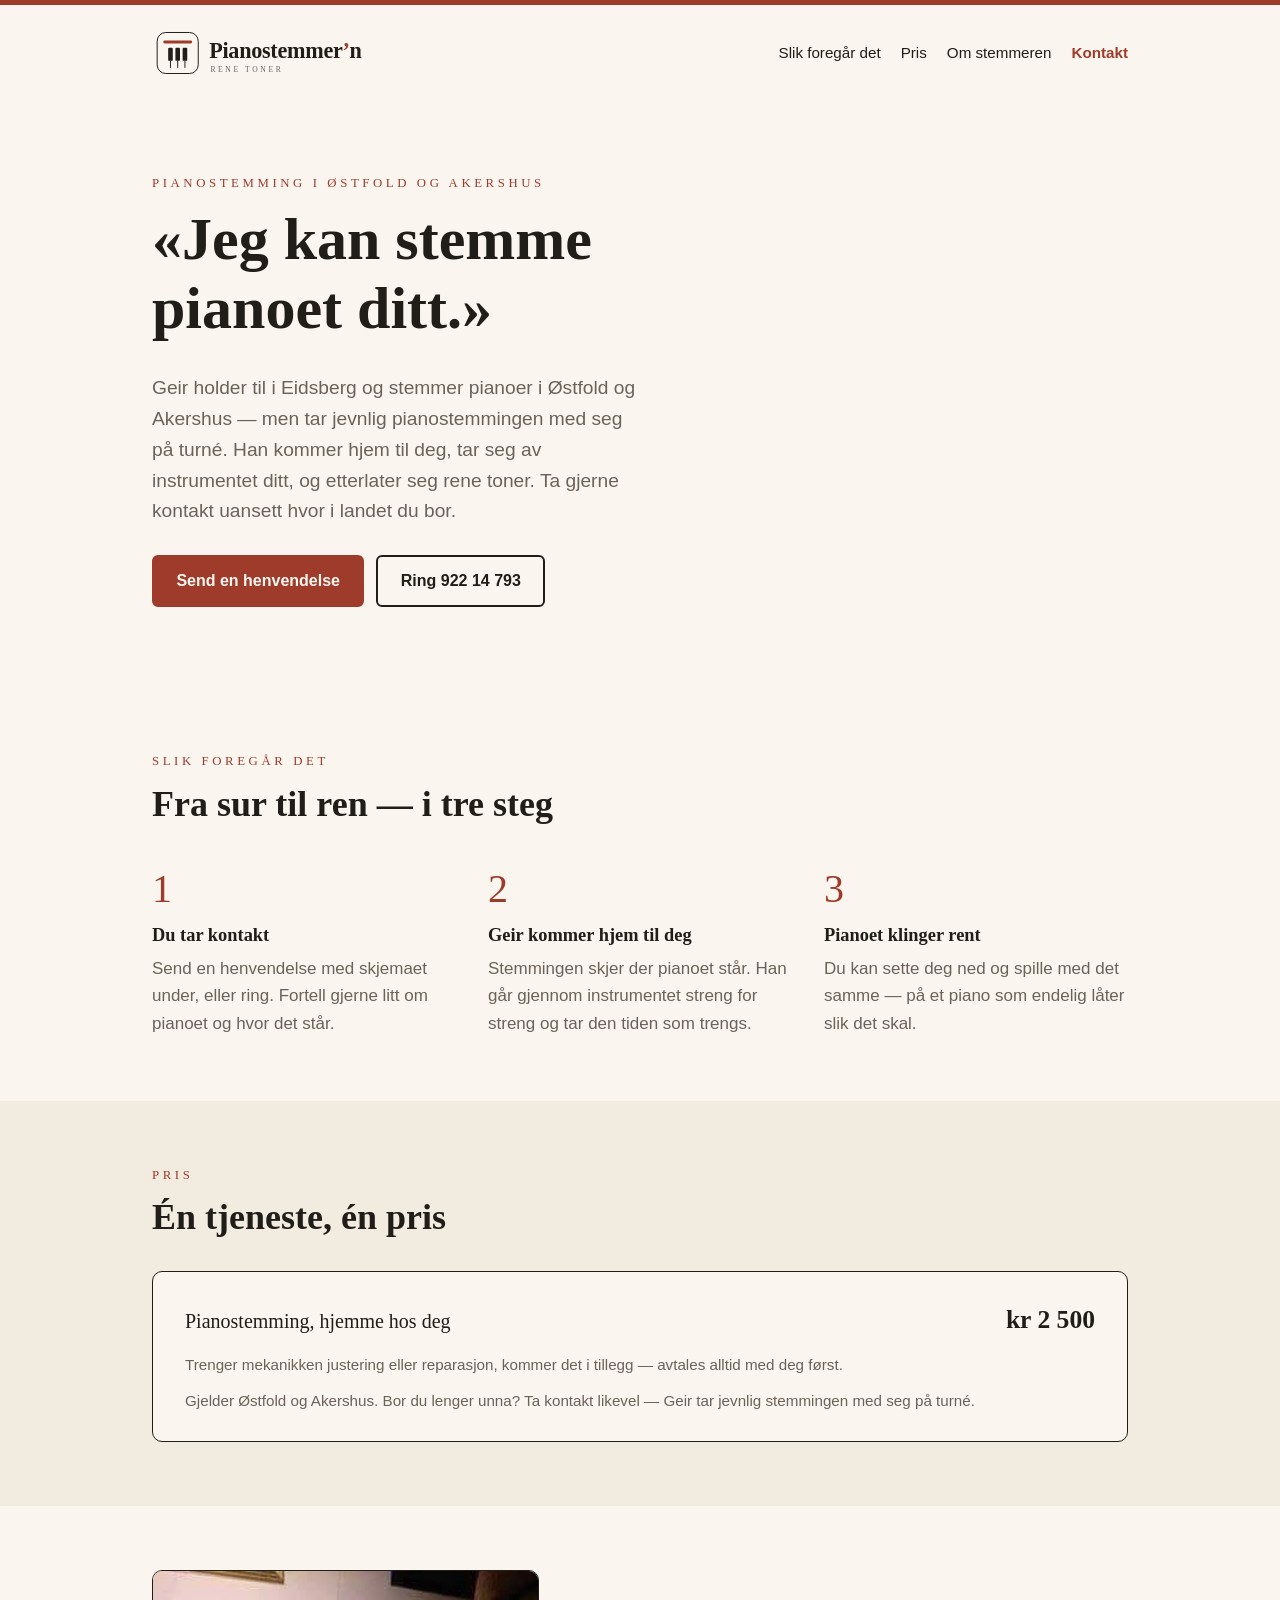
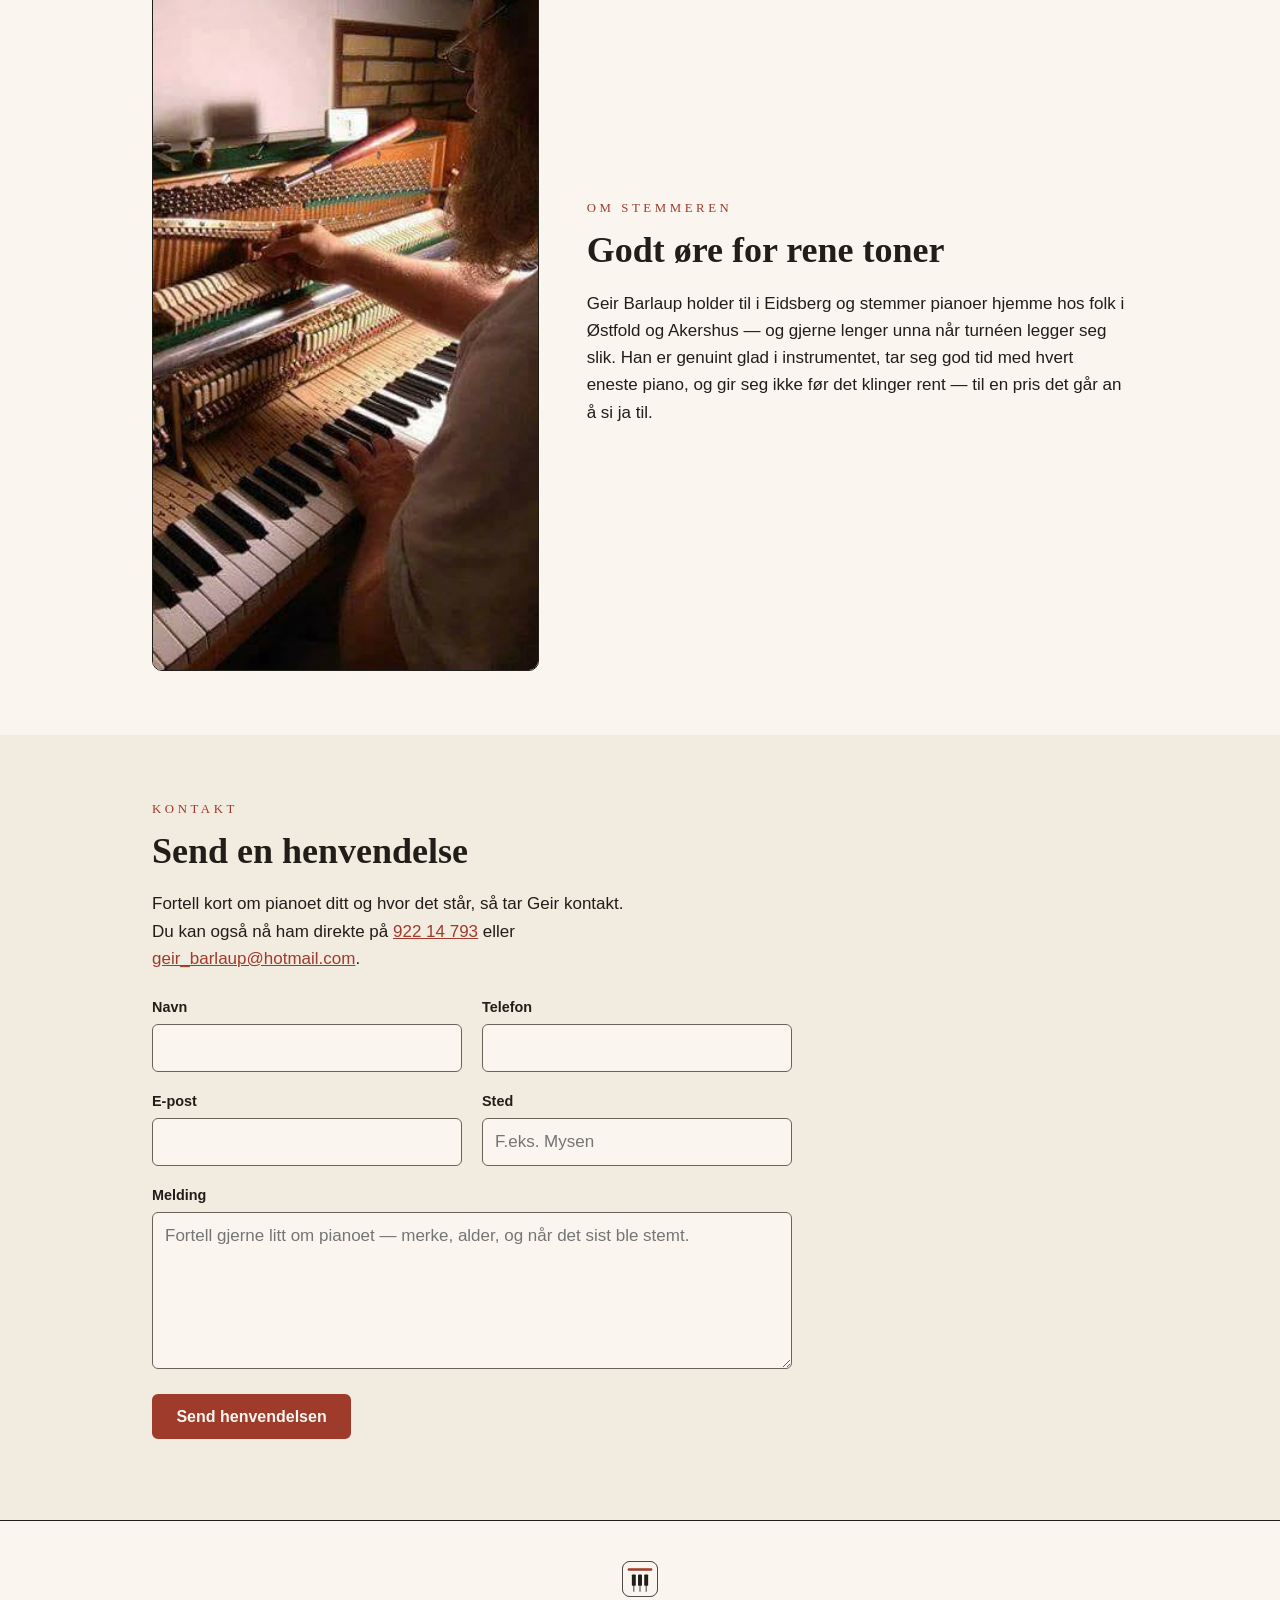
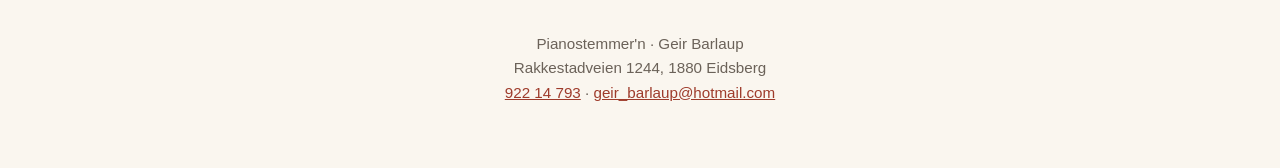
<file: index.html>
<!DOCTYPE html>
<html lang="nb">
<head>
  <meta charset="utf-8">
  <meta name="viewport" content="width=device-width, initial-scale=1">
  <title>Pianostemmer'n — pianostemming i Eidsberg</title>
  <meta name="description" content="Geir Barlaup stemmer pianoet ditt hjemme hos deg i Østfold og Akershus — og tar gjerne turen lenger. Godt øre, god tid og hyggelig pris.">
  <link rel="icon" type="image/svg+xml" href="assets/logo-mark.svg">
  <link rel="stylesheet" href="assets/brand.css">
  <link rel="stylesheet" href="assets/style.css">
</head>
<body>

  <header class="site-header">
    <img src="assets/logo.svg" alt="Pianostemmer'n — rene toner" class="logo">
    <nav aria-label="Hovedmeny">
      <a href="#slik-foregar-det">Slik foregår det</a>
      <a href="#priser">Pris</a>
      <a href="#om">Om stemmeren</a>
      <a href="#kontakt" class="nav-cta">Kontakt</a>
    </nav>
  </header>

  <main>
    <section class="hero">
      <p class="eyebrow">Pianostemming i Østfold og Akershus</p>
      <h1>«Jeg kan stemme pianoet ditt.»</h1>
      <p class="lead">
        Geir holder til i Eidsberg og stemmer pianoer i Østfold og Akershus —
        men tar jevnlig pianostemmingen med seg på turné. Han kommer hjem til
        deg, tar seg av instrumentet ditt, og etterlater seg rene toner.
        Ta gjerne kontakt uansett hvor i landet du bor.
      </p>
      <div class="hero-actions">
        <a href="#kontakt" class="btn">Send en henvendelse</a>
        <a href="tel:+4792214793" class="btn btn-ghost">Ring 922&nbsp;14&nbsp;793</a>
      </div>
    </section>

    <section id="slik-foregar-det" class="section">
      <p class="eyebrow">Slik foregår det</p>
      <h2>Fra sur til ren — i tre steg</h2>
      <ol class="steps">
        <li>
          <h3>Du tar kontakt</h3>
          <p>Send en henvendelse med skjemaet under, eller ring. Fortell gjerne
          litt om pianoet og hvor det står.</p>
        </li>
        <li>
          <h3>Geir kommer hjem til deg</h3>
          <p>Stemmingen skjer der pianoet står. Han går gjennom instrumentet
          streng for streng og tar den tiden som trengs.</p>
        </li>
        <li>
          <h3>Pianoet klinger rent</h3>
          <p>Du kan sette deg ned og spille med det samme — på et piano som
          endelig låter slik det skal.</p>
        </li>
      </ol>
    </section>

    <section id="priser" class="section section-alt">
      <div class="section-inner">
      <p class="eyebrow">Pris</p>
      <h2>Én tjeneste, én pris</h2>
      <div class="price-card">
        <div class="price-row">
          <span class="price-name">Pianostemming, hjemme hos deg</span>
          <span class="price-amount">kr&nbsp;2&nbsp;500</span>
        </div>
        <p class="price-note">
          Trenger mekanikken justering eller reparasjon, kommer det i tillegg —
          avtales alltid med deg først.
        </p>
        <p class="price-note">
          Gjelder Østfold og Akershus. Bor du lenger unna? Ta kontakt likevel —
          Geir tar jevnlig stemmingen med seg på turné.
        </p>
      </div>
      </div>
    </section>

    <section id="om" class="section">
      <div class="about">
        <img src="assets/geir-stemmer.jpg" alt="Geir Barlaup stemmer et åpent piano med stemmenøkkel" class="about-photo">
        <div class="about-text">
          <p class="eyebrow">Om stemmeren</p>
          <h2>Godt øre for rene toner</h2>
          <p>
            Geir Barlaup holder til i Eidsberg og stemmer pianoer hjemme hos
            folk i Østfold og Akershus — og gjerne lenger unna når turnéen
            legger seg slik. Han er genuint glad i instrumentet, tar seg god
            tid med hvert eneste piano, og gir seg ikke før det klinger rent —
            til en pris det går an å si ja til.
          </p>
        </div>
      </div>
    </section>

    <section id="kontakt" class="section section-alt">
      <div class="section-inner">
      <p class="eyebrow">Kontakt</p>
      <h2>Send en henvendelse</h2>
      <p class="section-intro">
        Fortell kort om pianoet ditt og hvor det står, så tar Geir kontakt.
        Du kan også nå ham direkte på
        <a href="tel:+4792214793">922&nbsp;14&nbsp;793</a> eller
        <a href="mailto:geir_barlaup@hotmail.com">geir_barlaup@hotmail.com</a>.
      </p>

      <form name="kontakt" method="POST" action="takk.html" data-netlify="true" netlify-honeypot="bot-field" class="contact-form">
        <input type="hidden" name="form-name" value="kontakt">
        <p class="hp-field" aria-hidden="true">
          <label>Ikke fyll ut dette feltet: <input name="bot-field" tabindex="-1" autocomplete="off"></label>
        </p>
        <div class="form-grid">
          <p>
            <label for="navn">Navn</label>
            <input id="navn" name="navn" type="text" required autocomplete="name">
          </p>
          <p>
            <label for="telefon">Telefon</label>
            <input id="telefon" name="telefon" type="tel" required autocomplete="tel" pattern="[0-9+ ]{8,}" title="Skriv inn et telefonnummer, minst 8 sifre">
          </p>
          <p>
            <label for="epost">E-post</label>
            <input id="epost" name="epost" type="email" required autocomplete="email">
          </p>
          <p>
            <label for="sted">Sted</label>
            <input id="sted" name="sted" type="text" required autocomplete="address-level2" placeholder="F.eks. Mysen">
          </p>
        </div>
        <p>
          <label for="melding">Melding</label>
          <textarea id="melding" name="melding" rows="5" required placeholder="Fortell gjerne litt om pianoet — merke, alder, og når det sist ble stemt."></textarea>
        </p>
        <p>
          <button type="submit" class="btn">Send henvendelsen</button>
        </p>
      </form>
      </div>
    </section>
  </main>

  <footer class="site-footer">
    <img src="assets/logo-mark.svg" alt="" class="footer-mark" width="36" height="36">
    <p>
      Pianostemmer'n · Geir Barlaup<br>
      Rakkestadveien 1244, 1880 Eidsberg<br>
      <a href="tel:+4792214793">922 14 793</a> ·
      <a href="mailto:geir_barlaup@hotmail.com">geir_barlaup@hotmail.com</a>
    </p>
  </footer>

</body>
</html>
</file>
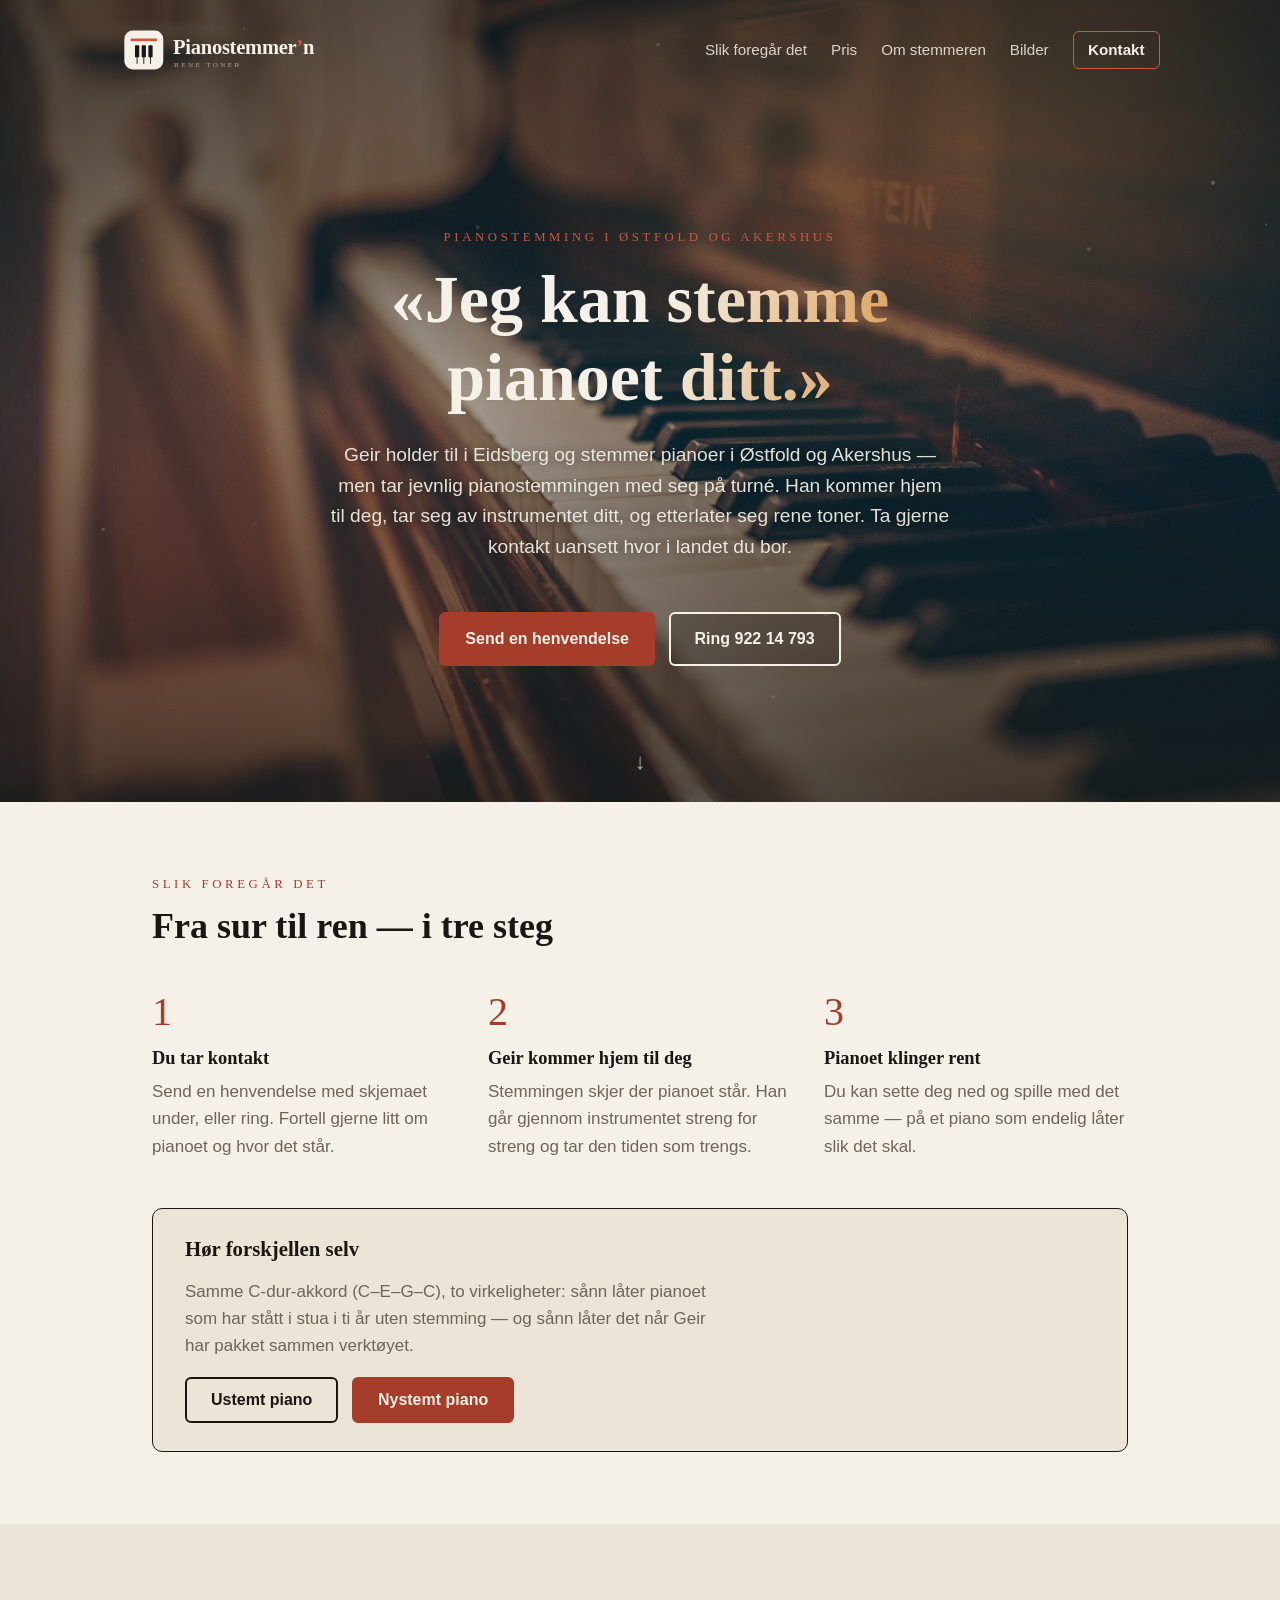
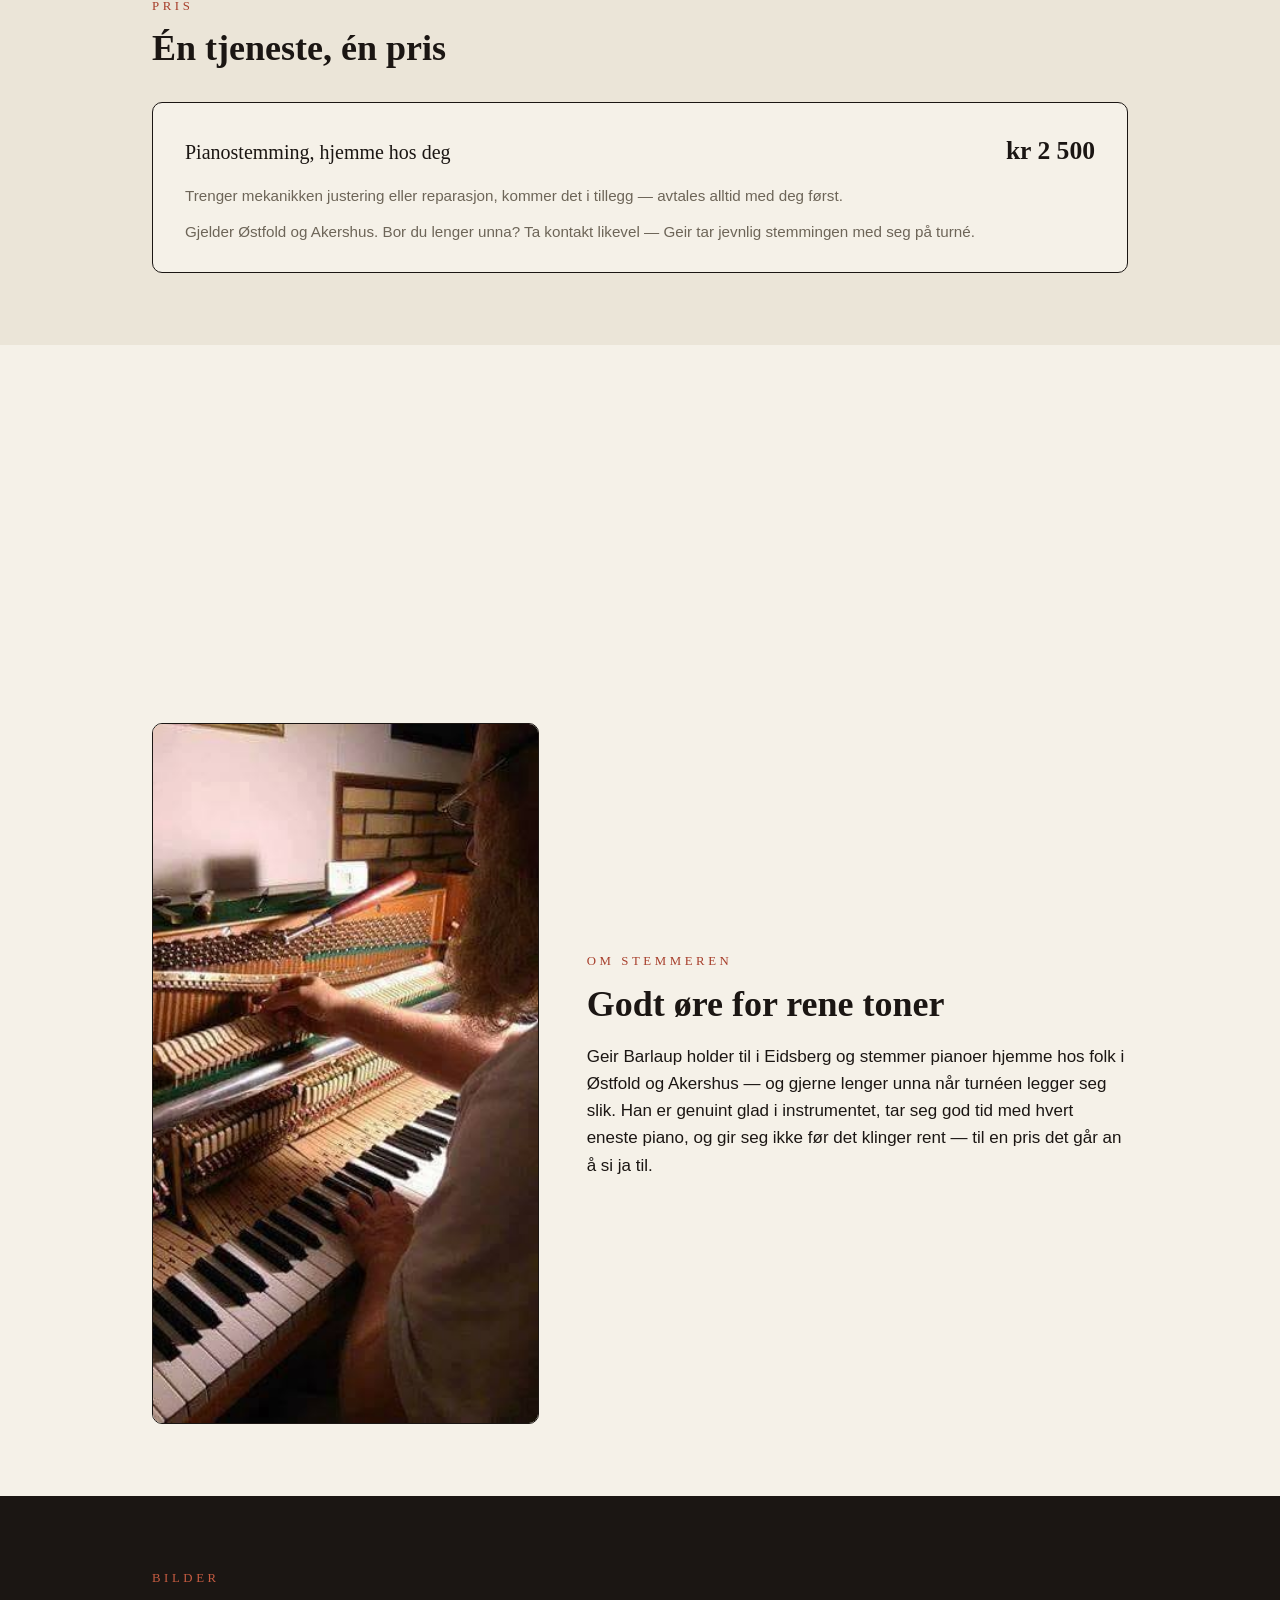
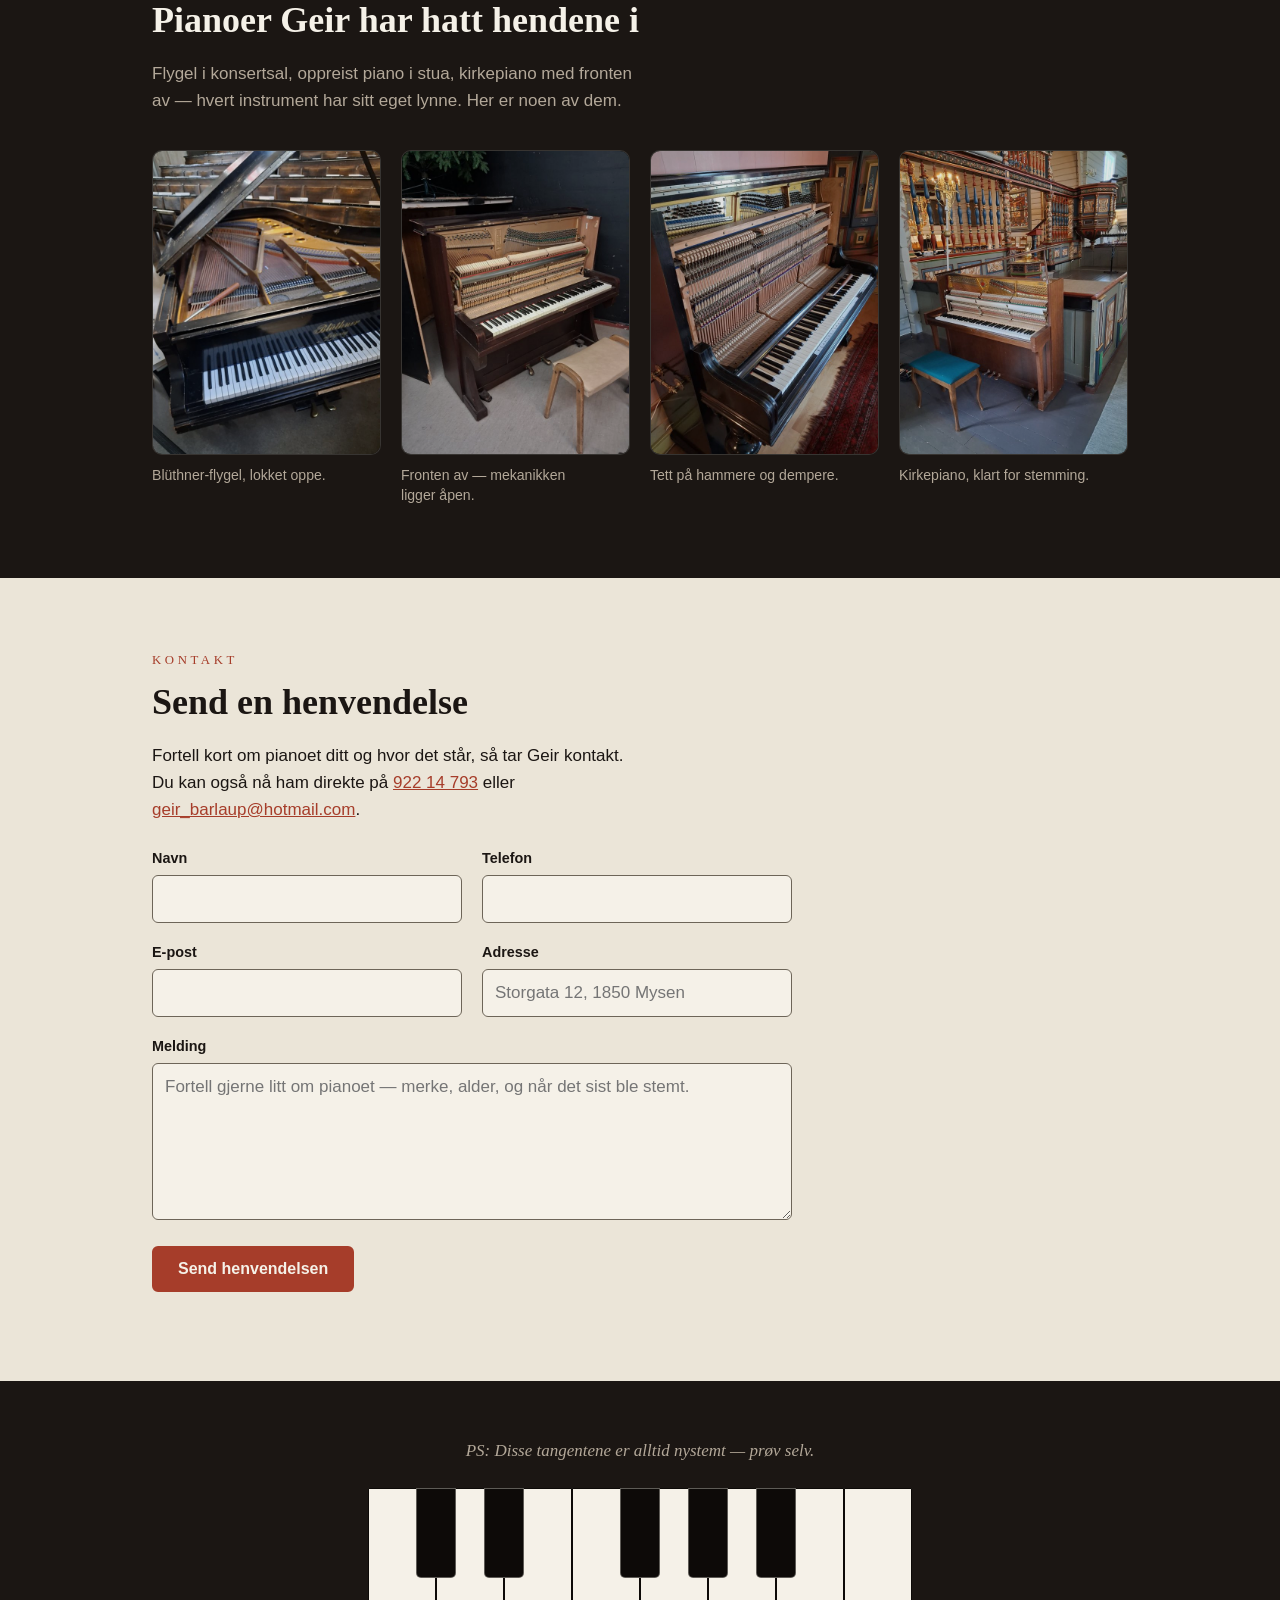
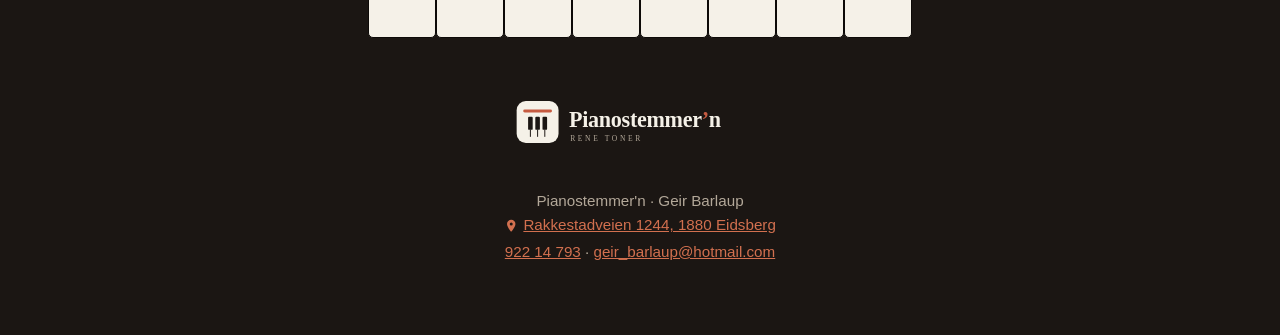
<file: public/index.html>
<!DOCTYPE html>
<html lang="nb">
<head>
  <meta charset="utf-8">
  <meta name="viewport" content="width=device-width, initial-scale=1">
  <title>Pianostemmer'n — pianostemming i Østfold og Akershus</title>
  <meta name="description" content="Geir Barlaup stemmer pianoet ditt hjemme hos deg i Østfold og Akershus — og tar gjerne turen lenger. Godt øre, god tid og hyggelig pris.">
  <link rel="canonical" href="https://pianostemmern.no/">
  <meta property="og:type" content="website">
  <meta property="og:title" content="Pianostemmer'n — pianostemming i Østfold og Akershus">
  <meta property="og:description" content="Geir Barlaup stemmer pianoet ditt hjemme hos deg. Godt øre, god tid og hyggelig pris — han etterlater seg rene toner.">
  <meta property="og:image" content="https://pianostemmern.no/assets/geir-stemmer.jpg">
  <meta property="og:url" content="https://pianostemmern.no/">
  <meta property="og:locale" content="nb_NO">
  <link rel="icon" type="image/svg+xml" href="assets/logo-mark.svg">
  <link rel="preload" as="image" href="assets/hero-piano.jpg" fetchpriority="high">
  <link rel="stylesheet" href="assets/brand.css">
  <link rel="stylesheet" href="assets/style.css">
  <script>document.documentElement.classList.add('js');</script>
  <script src="assets/fx.js" defer></script>
  <script type="application/ld+json">
  {
    "@context": "https://schema.org",
    "@type": "LocalBusiness",
    "name": "Pianostemmer'n",
    "description": "Geir Barlaup stemmer pianoet ditt hjemme hos deg i Østfold og Akershus — og tar gjerne turen lenger.",
    "url": "https://pianostemmern.no/",
    "telephone": "+4792214793",
    "email": "geir_barlaup@hotmail.com",
    "image": "https://pianostemmern.no/assets/geir-stemmer.jpg",
    "address": {
      "@type": "PostalAddress",
      "streetAddress": "Rakkestadveien 1244",
      "postalCode": "1880",
      "addressLocality": "Eidsberg",
      "addressCountry": "NO"
    },
    "hasMap": "https://www.google.com/maps/search/?api=1&query=Rakkestadveien+1244%2C+1880+Eidsberg",
    "areaServed": ["Østfold", "Akershus"],
    "makesOffer": {
      "@type": "Offer",
      "name": "Pianostemming, hjemme hos deg",
      "price": "2500",
      "priceCurrency": "NOK"
    }
  }
  </script>
</head>
<body>
  <div class="streng" aria-hidden="true"></div>

  <!-- Hero-foto: Geert Pieters via Unsplash (Unsplash License, fri kommersiell bruk) -->
  <div class="hero-stage" id="topp">
    <canvas class="stov" aria-hidden="true"></canvas>
    <header class="site-header">
      <img src="assets/logo-lys.svg" alt="Pianostemmer'n — rene toner" class="logo">
      <nav aria-label="Hovedmeny">
        <div class="nav-lenker">
          <a href="#slik-foregar-det">Slik foregår det</a>
          <a href="#priser">Pris</a>
          <a href="#om">Om stemmeren</a>
          <a href="#bilder">Bilder</a>
        </div>
        <a href="#kontakt" class="nav-cta">Kontakt</a>
      </nav>
    </header>

    <section class="hero">
      <p class="eyebrow">Pianostemming i Østfold og Akershus</p>
      <h1>«Jeg kan stemme pianoet ditt.»</h1>
      <p class="lead">
        Geir holder til i Eidsberg og stemmer pianoer i Østfold og Akershus —
        men tar jevnlig pianostemmingen med seg på turné. Han kommer hjem til
        deg, tar seg av instrumentet ditt, og etterlater seg rene toner.
        Ta gjerne kontakt uansett hvor i landet&nbsp;du&nbsp;bor.
      </p>
      <div class="hero-actions">
        <a href="#kontakt" class="btn">Send en henvendelse</a>
        <a href="tel:+4792214793" class="btn btn-ghost">Ring 922&nbsp;14&nbsp;793</a>
      </div>
      <a href="#slik-foregar-det" class="scroll-cue" aria-label="Bla ned">↓</a>
    </section>
  </div>

  <main>

    <section id="slik-foregar-det" class="section reveal">
      <p class="eyebrow">Slik foregår det</p>
      <h2>Fra sur til ren — i tre steg</h2>
      <ol class="steps">
        <li>
          <h3>Du tar kontakt</h3>
          <p>Send en henvendelse med skjemaet under, eller ring. Fortell gjerne
          litt om pianoet og hvor det står.</p>
        </li>
        <li>
          <h3>Geir kommer hjem til deg</h3>
          <p>Stemmingen skjer der pianoet står. Han går gjennom instrumentet
          streng for streng og tar den tiden som trengs.</p>
        </li>
        <li>
          <h3>Pianoet klinger rent</h3>
          <p>Du kan sette deg ned og spille med det samme — på et piano som
          endelig låter slik det skal.</p>
        </li>
      </ol>

      <div class="demo reveal">
        <h3>Hør forskjellen selv</h3>
        <p>
          Samme C-dur-akkord (C–E–G–C), to virkeligheter: sånn låter pianoet
          som har stått i stua i ti år uten stemming — og sånn låter det når
          Geir har pakket sammen verktøyet.
        </p>
        <div class="demo-knapper">
          <button type="button" id="spill-ustemt" class="btn btn-outline">Ustemt piano</button>
          <button type="button" id="spill-stemt" class="btn">Nystemt piano</button>
        </div>
      </div>

    </section>

    <section id="priser" class="section section-alt">
      <div class="section-inner reveal">
      <p class="eyebrow">Pris</p>
      <h2>Én tjeneste, én pris</h2>
      <div class="price-card">
        <div class="price-row">
          <span class="price-name">Pianostemming, hjemme hos deg</span>
          <span class="price-amount">kr&nbsp;2&nbsp;500</span>
        </div>
        <p class="price-note">
          Trenger mekanikken justering eller reparasjon, kommer det i tillegg —
          avtales alltid med deg først.
        </p>
        <p class="price-note">
          Gjelder Østfold og Akershus. Bor du lenger unna? Ta kontakt likevel —
          Geir tar jevnlig stemmingen med seg på turné.
        </p>
      </div>
      </div>
    </section>

    <div class="parallax-band" role="presentation" aria-hidden="true"></div>

    <section id="om" class="section reveal">
      <div class="about">
        <img src="assets/geir-stemmer.jpg" alt="Geir Barlaup stemmer et åpent piano med stemmenøkkel" class="about-photo">
        <div class="about-text">
          <p class="eyebrow">Om stemmeren</p>
          <h2>Godt øre for rene toner</h2>
          <p>
            Geir Barlaup holder til i Eidsberg og stemmer pianoer hjemme hos
            folk i Østfold og Akershus — og gjerne lenger unna når turnéen
            legger seg slik. Han er genuint glad i instrumentet, tar seg god
            tid med hvert eneste piano, og gir seg ikke før det klinger rent —
            til en pris det går an å si ja til.
          </p>
        </div>
      </div>
    </section>

    <section id="bilder" class="section galleri-scene">
      <div class="section-inner reveal">
      <p class="eyebrow">Bilder</p>
      <h2>Pianoer Geir har hatt hendene i</h2>
      <p class="section-intro">
        Flygel i konsertsal, oppreist piano i stua, kirkepiano med fronten av —
        hvert instrument har sitt eget lynne. Her er noen av dem.
      </p>

      <div class="galleri">
        <figure class="galleri-kort">
          <a class="galleri-lenke" href="assets/piano1-1200.jpg">
            <img src="assets/piano1-600.jpg"
                 srcset="assets/piano1-600.jpg 600w, assets/piano1-1200.jpg 1200w"
                 sizes="(max-width: 44rem) 72vw, (max-width: 62rem) 44vw, 15rem"
                 width="600" height="800" loading="lazy" decoding="async"
                 alt="Åpent Blüthner-flygel med et verktøy liggende på strengene, i en sal med rader av trestoler bak">
          </a>
          <figcaption>Blüthner-flygel, lokket oppe.</figcaption>
        </figure>

        <figure class="galleri-kort">
          <a class="galleri-lenke" href="assets/piano2-1200.jpg">
            <img src="assets/piano2-600.jpg"
                 srcset="assets/piano2-600.jpg 600w, assets/piano2-1200.jpg 1200w"
                 sizes="(max-width: 44rem) 72vw, (max-width: 62rem) 44vw, 15rem"
                 width="600" height="800" loading="lazy" decoding="async"
                 alt="Mørkt brunt oppreist piano med frontplaten tatt av og satt til side, så hammere og dempere ligger åpent">
          </a>
          <figcaption>Fronten av — mekanikken ligger åpen.</figcaption>
        </figure>

        <figure class="galleri-kort">
          <a class="galleri-lenke" href="assets/piano3-1200.jpg">
            <img src="assets/piano3-600.jpg"
                 srcset="assets/piano3-600.jpg 600w, assets/piano3-1200.jpg 1200w"
                 sizes="(max-width: 44rem) 72vw, (max-width: 62rem) 44vw, 15rem"
                 width="600" height="800" loading="lazy" decoding="async"
                 alt="Nærbilde inn i et Blüthner-piano med panelene av — hammere, dempere og strenger synlige, med et verktøy liggende på tangentene">
          </a>
          <figcaption>Tett på hammere og dempere.</figcaption>
        </figure>

        <figure class="galleri-kort">
          <a class="galleri-lenke" href="assets/piano4-1200.jpg">
            <img src="assets/piano4-600.jpg"
                 srcset="assets/piano4-600.jpg 600w, assets/piano4-1200.jpg 1200w"
                 sizes="(max-width: 44rem) 72vw, (max-width: 62rem) 44vw, 15rem"
                 width="600" height="800" loading="lazy" decoding="async"
                 alt="Oppreist piano med front- og toppanel tatt av, i en rikt dekorert trekirke, med pianokrakk foran">
          </a>
          <figcaption>Kirkepiano, klart for stemming.</figcaption>
        </figure>
      </div>
      </div>
    </section>

    <section id="kontakt" class="section section-alt">
      <div class="section-inner reveal">
      <p class="eyebrow">Kontakt</p>
      <h2>Send en henvendelse</h2>
      <p class="section-intro">
        Fortell kort om pianoet ditt og hvor det står, så tar Geir kontakt.
        Du kan også nå ham direkte på
        <a href="tel:+4792214793">922&nbsp;14&nbsp;793</a> eller
        <a href="mailto:geir_barlaup@hotmail.com">geir_barlaup@hotmail.com</a>.
      </p>

      <form name="kontakt" method="POST" action="takk.html" data-netlify="true" netlify-honeypot="bot-field" class="contact-form">
        <input type="hidden" name="form-name" value="kontakt">
        <p class="hp-field" aria-hidden="true">
          <label>Ikke fyll ut dette feltet: <input name="bot-field" tabindex="-1" autocomplete="off"></label>
        </p>
        <div class="form-grid">
          <p>
            <label for="navn">Navn</label>
            <input id="navn" name="navn" type="text" required autocomplete="name">
          </p>
          <p>
            <label for="telefon">Telefon</label>
            <input id="telefon" name="telefon" type="tel" required autocomplete="tel" pattern="[0-9+ ]{8,}" title="Skriv inn et telefonnummer, minst 8 sifre">
          </p>
          <p>
            <label for="epost">E-post</label>
            <input id="epost" name="epost" type="email" required autocomplete="email">
          </p>
          <p>
            <label for="sted">Adresse</label>
            <!-- name="sted" står med vilje: Netlify Forms samler innsendinger
                 per feltnavn, og et nytt navn ville splittet kolonnen på tvers
                 av gamle og nye henvendelser. Det brukeren ser og fyller ut er
                 en full adresse. -->
            <input id="sted" name="sted" type="text" required
                   autocomplete="street-address"
                   placeholder="Storgata 12, 1850 Mysen">
          </p>
        </div>
        <p>
          <label for="melding">Melding</label>
          <textarea id="melding" name="melding" rows="5" required placeholder="Fortell gjerne litt om pianoet — merke, alder, og når det sist ble stemt."></textarea>
        </p>
        <p>
          <button type="submit" class="btn">Send henvendelsen</button>
        </p>
      </form>
      </div>
    </section>
    <section class="klaviatur-scene" aria-label="Spillbart klaviatur">
      <div class="reveal">
        <p class="klaviatur-tekst">PS: Disse tangentene er alltid nystemt — prøv selv.</p>
        <div class="klaviatur">
          <button type="button" class="key white" data-midi="60" aria-label="Spill tonen C"></button>
          <button type="button" class="key white" data-midi="62" aria-label="Spill tonen D"></button>
          <button type="button" class="key white" data-midi="64" aria-label="Spill tonen E"></button>
          <button type="button" class="key white" data-midi="65" aria-label="Spill tonen F"></button>
          <button type="button" class="key white" data-midi="67" aria-label="Spill tonen G"></button>
          <button type="button" class="key white" data-midi="69" aria-label="Spill tonen A"></button>
          <button type="button" class="key white" data-midi="71" aria-label="Spill tonen H"></button>
          <button type="button" class="key white" data-midi="72" aria-label="Spill tonen høy C"></button>
          <button type="button" class="key black" data-midi="61" style="left: 8.75%" aria-label="Spill tonen Ciss"></button>
          <button type="button" class="key black" data-midi="63" style="left: 21.25%" aria-label="Spill tonen Diss"></button>
          <button type="button" class="key black" data-midi="66" style="left: 46.25%" aria-label="Spill tonen Fiss"></button>
          <button type="button" class="key black" data-midi="68" style="left: 58.75%" aria-label="Spill tonen Giss"></button>
          <button type="button" class="key black" data-midi="70" style="left: 71.25%" aria-label="Spill tonen Aiss"></button>
        </div>
      </div>
    </section>
  </main>

  <footer class="site-footer">
    <img src="assets/logo-lys.svg" alt="" class="footer-logo">
    <p>
      Pianostemmer'n · Geir Barlaup<br>
      <!-- Søk på adressestreng framfor koordinater: en gjettet koordinat
           peker på feil sted, et adressesøk finner alltid fram. -->
      <a class="kart-lenke" href="https://www.google.com/maps/search/?api=1&amp;query=Rakkestadveien+1244%2C+1880+Eidsberg" target="_blank" rel="noopener">
        <svg class="kart-pin" viewBox="0 0 24 24" aria-hidden="true" focusable="false">
          <path fill="currentColor" d="M12 2a7 7 0 0 0-7 7c0 5.25 7 13 7 13s7-7.75 7-13a7 7 0 0 0-7-7zm0 9.5A2.5 2.5 0 1 1 12 6.5a2.5 2.5 0 0 1 0 5z"/>
        </svg>Rakkestadveien 1244, 1880 Eidsberg<span class="kun-opplest"> — vis i kart, åpnes i ny fane</span></a><br>
      <a href="tel:+4792214793">922 14 793</a> ·
      <a href="mailto:geir_barlaup@hotmail.com">geir_barlaup@hotmail.com</a>
    </p>
  </footer>

  <a class="til-topp" href="#topp" aria-label="Til toppen av siden">&uarr;</a>

  <dialog class="lightboks" aria-label="Bildevisning">
    <button type="button" class="lightboks-lukk" aria-label="Lukk bildevisning">&times;</button>
    <button type="button" class="lightboks-pil lightboks-forrige" aria-label="Forrige bilde">&#8249;</button>
    <button type="button" class="lightboks-pil lightboks-neste" aria-label="Neste bilde">&#8250;</button>
    <figure class="lightboks-figur">
      <img alt="">
      <figcaption>
        <span class="lightboks-tekst"></span>
        <span class="lightboks-teller"></span>
      </figcaption>
    </figure>
  </dialog>

</body>
</html>
</file>
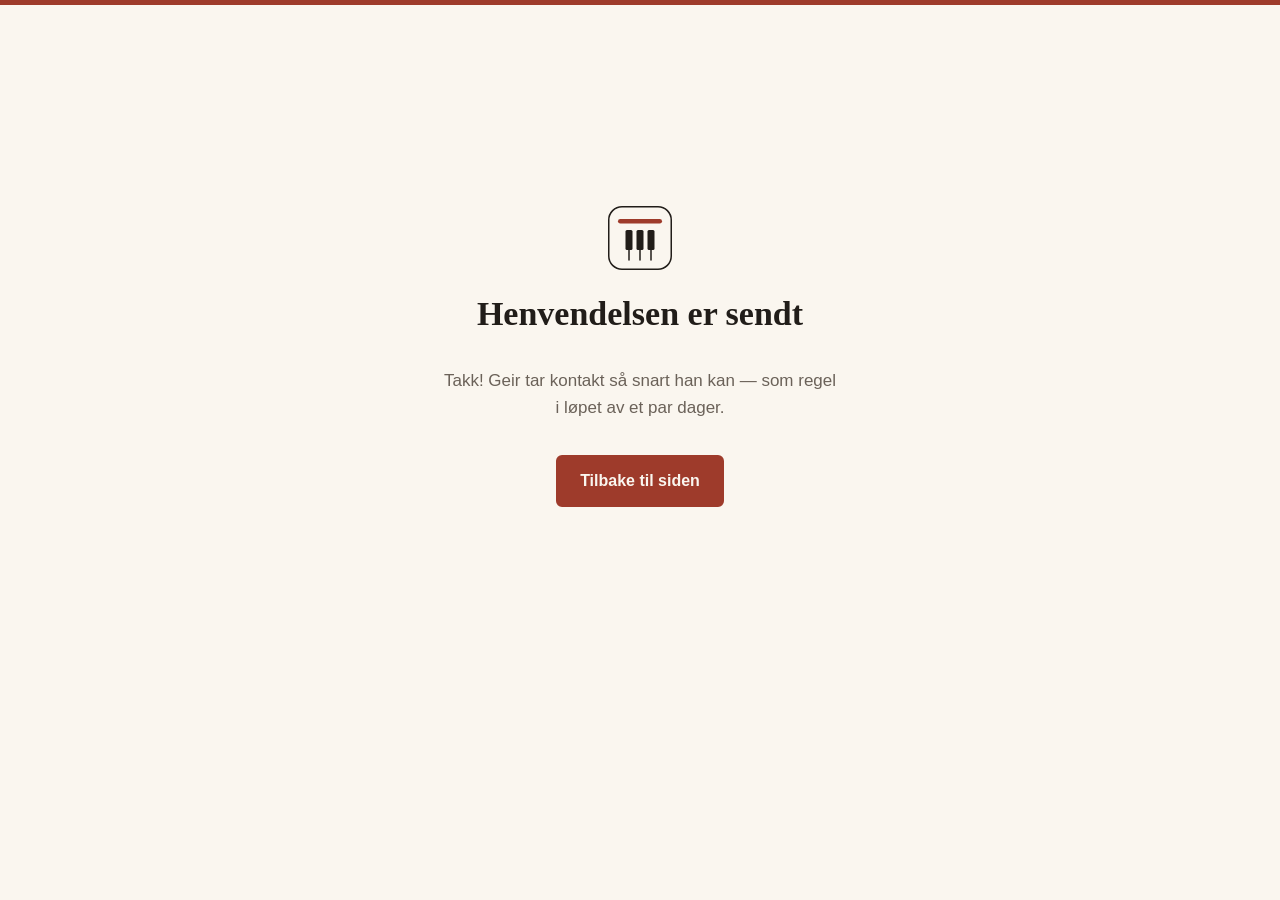
<file: takk.html>
<!DOCTYPE html>
<html lang="nb">
<head>
  <meta charset="utf-8">
  <meta name="viewport" content="width=device-width, initial-scale=1">
  <title>Takk for henvendelsen — Pianostemmer'n</title>
  <meta name="robots" content="noindex">
  <link rel="icon" type="image/svg+xml" href="assets/logo-mark.svg">
  <link rel="stylesheet" href="assets/brand.css">
  <link rel="stylesheet" href="assets/style.css">
</head>
<body>
  <main class="thanks">
    <img src="assets/logo-mark.svg" alt="Pianostemmer'n" width="64" height="64">
    <h1>Henvendelsen er sendt</h1>
    <p>Takk! Geir tar kontakt så snart han kan — som regel i løpet av et par dager.</p>
    <p><a href="index.html" class="btn">Tilbake til siden</a></p>
  </main>
</body>
</html>
</file>
<file: assets/brand.css>
/* Pianostemmer'n — merkevarepalett.
   Elfenben/ibenholt fra tangentene; aksenten er filt-rød — den røde
   filtstripen stemmere legger mellom strengene under stemming (ADR-0001:
   varm og jordnær, ikke corporate). */
:root {
  --ivory: #faf6ef; /* bakgrunn — gammelt elfenben */
  --ivory-dark: #f1ebe0; /* alternerende seksjonsbakgrunn */
  --ebony: #211d19; /* tekst og tangenter — varm nesten-sort */
  --felt: #9e3b2b; /* aksent — stemmefilt-rød; lenker, knapper, apostrof */
  --felt-dark: #7f2f22; /* hover/aktiv på aksentelementer */
  --ink-soft: #6b6259; /* dempet tekst — tagline, metadata */

  --font-display: Georgia, 'Times New Roman', serif; /* overskrifter og navnetrekk */
  --font-body: -apple-system, BlinkMacSystemFont, 'Segoe UI', Roboto, sans-serif;
}
</file>
<file: assets/style.css>
/* Pianostemmer'n — sidelayout. Paletten ligger i brand.css. */

* { box-sizing: border-box; }

body {
  margin: 0;
  background: var(--ivory);
  color: var(--ebony);
  font-family: var(--font-body);
  font-size: 1.0625rem;
  line-height: 1.6;
  /* Filtstripen fra logoen løper langs toppen av siden */
  border-top: 5px solid var(--felt);
}

h1, h2, h3 {
  font-family: var(--font-display);
  line-height: 1.15;
  margin: 0 0 0.5em;
}

a { color: var(--felt); }
a:focus-visible,
button:focus-visible,
input:focus-visible,
textarea:focus-visible {
  outline: 3px solid var(--felt);
  outline-offset: 2px;
}

.eyebrow {
  font-family: var(--font-display);
  font-size: 0.8rem;
  letter-spacing: 0.28em;
  text-transform: uppercase;
  color: var(--felt);
  margin: 0 0 0.75rem;
}

/* Header */
.site-header {
  max-width: 64rem;
  margin: 0 auto;
  padding: 1.25rem 1.5rem;
  display: flex;
  align-items: center;
  justify-content: space-between;
  gap: 1rem;
  flex-wrap: wrap;
}
.logo { height: 56px; width: auto; }
.site-header nav {
  display: flex;
  gap: 1.25rem;
  align-items: center;
  flex-wrap: wrap;
}
.site-header nav a {
  color: var(--ebony);
  text-decoration: none;
  font-size: 0.95rem;
}
.site-header nav a:hover { color: var(--felt); }
.site-header .nav-cta {
  color: var(--felt);
  font-weight: 600;
}

/* Hero */
.hero {
  max-width: 64rem;
  margin: 0 auto;
  padding: 4.5rem 1.5rem 5rem;
  text-align: left;
}
.hero h1 {
  font-size: clamp(2.2rem, 6vw, 3.75rem);
  max-width: 18ch;
}
.lead {
  font-size: 1.2rem;
  max-width: 46ch;
  color: var(--ink-soft);
}
.hero-actions {
  display: flex;
  gap: 0.75rem;
  flex-wrap: wrap;
  margin-top: 1.75rem;
}

.btn {
  display: inline-block;
  background: var(--felt);
  color: var(--ivory);
  font-family: var(--font-body);
  font-size: 1rem;
  font-weight: 600;
  text-decoration: none;
  border: 2px solid var(--felt);
  border-radius: 6px;
  padding: 0.7rem 1.4rem;
  cursor: pointer;
}
.btn:hover { background: var(--felt-dark); border-color: var(--felt-dark); }
.btn-ghost {
  background: transparent;
  color: var(--ebony);
  border-color: var(--ebony);
}
.btn-ghost:hover { background: transparent; color: var(--felt); border-color: var(--felt); }

/* Seksjoner */
.section {
  max-width: 64rem;
  margin: 0 auto;
  padding: 4rem 1.5rem;
}
.section-alt {
  max-width: none;
  background: var(--ivory-dark);
}
.section-inner { max-width: 61rem; margin: 0 auto; }
.section h2 { font-size: clamp(1.6rem, 4vw, 2.25rem); }
.section-intro { max-width: 52ch; }

/* Steg */
.steps {
  list-style: none;
  counter-reset: steg;
  margin: 2rem 0 0;
  padding: 0;
  display: grid;
  grid-template-columns: repeat(3, 1fr);
  gap: 2rem;
}
.steps li { counter-increment: steg; }
.steps li::before {
  content: counter(steg);
  display: block;
  font-family: var(--font-display);
  font-size: 2.5rem;
  color: var(--felt);
  margin-bottom: 0.25rem;
}
.steps h3 { font-size: 1.15rem; }
.steps p { margin: 0; color: var(--ink-soft); }

/* Pris */
.price-card {
  background: var(--ivory);
  border: 1.5px solid var(--ebony);
  border-radius: 10px;
  padding: 1.75rem 2rem;
  margin-top: 2rem;
}
.price-row {
  display: flex;
  justify-content: space-between;
  align-items: baseline;
  gap: 1rem;
  flex-wrap: wrap;
}
.price-name { font-family: var(--font-display); font-size: 1.25rem; }
.price-amount { font-family: var(--font-display); font-size: 1.6rem; font-weight: 700; }
.price-note { margin: 0.75rem 0 0; color: var(--ink-soft); font-size: 0.95rem; }

/* Om */
.about {
  display: grid;
  grid-template-columns: minmax(0, 5fr) minmax(0, 7fr);
  gap: 3rem;
  align-items: center;
}
.about-photo {
  width: 100%;
  height: auto;
  border-radius: 10px;
  border: 1.5px solid var(--ebony);
}
.about-text blockquote {
  margin: 1.25rem 0 0;
  padding-left: 1.25rem;
  border-left: 4px solid var(--felt);
  font-family: var(--font-display);
  font-style: italic;
  color: var(--ink-soft);
}

/* Skjema */
.contact-form { max-width: 40rem; margin-top: 1.5rem; }
.hp-field { position: absolute; left: -9999px; }
.form-grid {
  display: grid;
  grid-template-columns: 1fr 1fr;
  gap: 0 1.25rem;
}
.contact-form p { margin: 0 0 1.1rem; }
.contact-form label {
  display: block;
  font-weight: 600;
  font-size: 0.9rem;
  margin-bottom: 0.3rem;
}
.contact-form input,
.contact-form textarea {
  width: 100%;
  font: inherit;
  color: var(--ebony);
  background: var(--ivory);
  border: 1.5px solid var(--ink-soft);
  border-radius: 6px;
  padding: 0.6rem 0.75rem;
}
.contact-form textarea { resize: vertical; }

/* Footer */
.site-footer {
  border-top: 1.5px solid var(--ebony);
  padding: 2.5rem 1.5rem 3rem;
  text-align: center;
  font-size: 0.95rem;
  color: var(--ink-soft);
}
.footer-mark { margin-bottom: 0.75rem; }

/* Takk-siden */
.thanks {
  min-height: 80vh;
  display: flex;
  flex-direction: column;
  align-items: center;
  justify-content: center;
  text-align: center;
  padding: 2rem 1.5rem;
}
.thanks h1 { margin-top: 1.5rem; }
.thanks p { max-width: 42ch; color: var(--ink-soft); }

/* Mobil */
@media (max-width: 44rem) {
  .steps { grid-template-columns: 1fr; gap: 1.5rem; }
  .about { grid-template-columns: 1fr; gap: 1.5rem; }
  .about-photo { max-width: 24rem; }
  .form-grid { grid-template-columns: 1fr; }
  .hero { padding-top: 2.5rem; padding-bottom: 3rem; }
  .section { padding: 2.75rem 1.5rem; }
  .logo { height: 46px; }
}

html { scroll-behavior: smooth; }
@media (prefers-reduced-motion: reduce) {
  * { scroll-behavior: auto !important; transition: none !important; }
}

/* Plassholder som venter på bekreftelse fra Stemmeren (fjernes i #6) */
.tbd { border-bottom: 1px dashed var(--felt); }
</file>
<file: public/assets/brand.css>
/* Pianostemmer'n — merkevarepalett.
   Elfenben/ibenholt fra tangentene; aksenten er filt-rød — den røde
   filtstripen stemmere legger mellom strengene under stemming. Justert for
   «mørk scene»-uttrykket (#8): dypere ibenholt, mindre rosa i elfenben. */
:root {
  --ivory: #f5f1e8; /* lys bakgrunn — gammelt elfenben, nøytralisert */
  --ivory-dark: #ebe5d8; /* alternerende seksjonsbakgrunn */
  --ebony: #1b1613; /* mørk scene — dyp varm nesten-sort */
  --felt: #a63d2a; /* aksent — stemmefilt-rød; knapper og lenker på lyst */
  --felt-bright: #c65b41; /* aksent på mørk bakgrunn (kontrast) */
  --felt-lys: #d2704f; /* lenketekst på mørk bakgrunn — består WCAG AA (5.3:1) */
  --felt-dark: #872f1f; /* hover/aktiv på aksentelementer */
  --ink-soft: #6d6558; /* dempet tekst på lys bakgrunn */
  --ivory-soft: #b3a899; /* dempet tekst på mørk bakgrunn */

  --font-display: Georgia, 'Times New Roman', serif; /* overskrifter og navnetrekk */
  --font-body: -apple-system, BlinkMacSystemFont, 'Segoe UI', Roboto, sans-serif;
}
</file>
<file: public/assets/style.css>
/* Pianostemmer'n — sidelayout. Paletten ligger i brand.css. */

* { box-sizing: border-box; }

body {
  margin: 0;
  background: var(--ivory);
  color: var(--ebony);
  font-family: var(--font-body);
  font-size: 1.0625rem;
  line-height: 1.6;
}

h1, h2, h3 {
  font-family: var(--font-display);
  line-height: 1.15;
  margin: 0 0 0.5em;
}

a { color: var(--felt); }
a:focus-visible,
button:focus-visible,
input:focus-visible,
textarea:focus-visible {
  outline: 3px solid var(--felt-bright);
  outline-offset: 2px;
}

.eyebrow {
  font-family: var(--font-display);
  font-size: 0.8rem;
  letter-spacing: 0.28em;
  text-transform: uppercase;
  color: var(--felt);
  margin: 0 0 0.75rem;
}

/* Mørk scene: header + hero deler bakgrunnsfoto */
.hero-stage {
  position: relative;
  overflow: hidden;
  background-color: var(--ebony);
  background-image:
    linear-gradient(180deg, rgba(27, 22, 19, 0.72) 0%, rgba(27, 22, 19, 0.35) 45%, rgba(27, 22, 19, 0.82) 100%),
    url('hero-piano.jpg');
  background-size: cover;
  background-position: calc(50% + var(--mx, 0) * 14px) calc(38% + var(--my, 0) * 10px);
  background-attachment: fixed;
  color: var(--ivory);
}
.hero { transform: translate(calc(var(--mx, 0) * -7px), calc(var(--my, 0) * -5px)); }

/* Pustende scenelys — to varme lyskjegler i rust og messing */
.hero-stage::before {
  content: '';
  position: absolute;
  inset: -22%;
  pointer-events: none;
  background:
    radial-gradient(36% 44% at 68% 28%, rgba(217, 140, 74, 0.30), transparent 70%),
    radial-gradient(30% 42% at 24% 66%, rgba(166, 61, 42, 0.22), transparent 70%);
  animation: scenelys 24s ease-in-out infinite alternate;
}
@keyframes scenelys {
  0% { transform: translate3d(-2.5%, -2%, 0) scale(1); opacity: 0.7; }
  100% { transform: translate3d(2.5%, 2%, 0) scale(1.08); opacity: 1; }
}

/* Støv i lysstrålen */
.stov {
  position: absolute;
  inset: 0;
  width: 100%;
  height: 100%;
  pointer-events: none;
}
.site-header, .hero { position: relative; z-index: 1; }

/* Header */
.site-header {
  max-width: 68rem;
  margin: 0 auto;
  padding: 1.5rem 1.5rem;
  display: flex;
  align-items: center;
  justify-content: space-between;
  gap: 1rem;
  flex-wrap: wrap;
}
.logo { height: 52px; width: auto; }
.site-header nav,
.nav-lenker {
  display: flex;
  gap: 1.5rem;
  align-items: center;
  flex-wrap: wrap;
}
.site-header nav a {
  color: var(--ivory);
  text-decoration: none;
  font-size: 0.95rem;
  opacity: 0.85;
}
.site-header nav a:hover { opacity: 1; color: var(--felt-bright); }
.site-header .nav-cta {
  color: var(--ivory);
  opacity: 1;
  font-weight: 600;
  border: 1.5px solid var(--felt-bright);
  border-radius: 6px;
  padding: 0.35rem 0.9rem;
}
.site-header .nav-cta:hover { background: var(--felt); border-color: var(--felt); color: var(--ivory); }

/* Hero */
.hero {
  max-width: 46rem;
  margin: 0 auto;
  min-height: 78vh;
  padding: 9vh 1.5rem 10vh;
  display: flex;
  flex-direction: column;
  align-items: center;
  justify-content: center;
  text-align: center;
}
.hero .eyebrow { color: var(--felt-bright); }
.hero h1 {
  font-size: clamp(2.4rem, 6.5vw, 4.25rem);
  margin-bottom: 0.35em;
  /* Varmt lysstreif av messing/rust i kanten av bokstavene */
  color: var(--ivory);
  background: linear-gradient(105deg, var(--ivory) 52%, #dfa86a 82%, #b06a33 100%);
  -webkit-background-clip: text;
  background-clip: text;
  -webkit-text-fill-color: transparent;
}
.lead {
  font-size: clamp(1.05rem, 1.7vw, 1.2rem);
  max-width: 58ch;
  color: var(--ivory);
  opacity: 0.92;
  text-shadow: 0 1px 12px rgba(0, 0, 0, 0.5);
  margin-top: 0;
  text-wrap: pretty;
}
.hero-actions {
  display: flex;
  gap: 0.85rem;
  flex-wrap: wrap;
  justify-content: center;
  margin-top: 1.9rem;
}
.scroll-cue {
  position: absolute;
  bottom: 1.4rem;
  left: 50%;
  transform: translateX(-50%);
  color: var(--ivory);
  opacity: 0.65;
  font-size: 1.4rem;
  text-decoration: none;
  animation: cue-bob 2.4s ease-in-out infinite;
}
.scroll-cue:hover { opacity: 1; }
@keyframes cue-bob {
  0%, 100% { transform: translate(-50%, 0); }
  50% { transform: translate(-50%, 8px); }
}

.btn {
  display: inline-block;
  background: var(--felt);
  color: var(--ivory);
  font-family: var(--font-body);
  font-size: 1rem;
  font-weight: 600;
  text-decoration: none;
  border: 2px solid var(--felt);
  border-radius: 6px;
  padding: 0.75rem 1.5rem;
  cursor: pointer;
}
.btn:hover { background: var(--felt-dark); border-color: var(--felt-dark); }
.btn-ghost {
  background: rgba(27, 22, 19, 0.25);
  color: var(--ivory);
  border-color: var(--ivory);
}
.btn-ghost:hover { background: rgba(27, 22, 19, 0.45); color: var(--ivory); border-color: var(--ivory); }

.btn-outline {
  background: transparent;
  color: var(--ebony);
  border-color: var(--ebony);
}
.btn-outline:hover { background: transparent; color: var(--felt); border-color: var(--felt); }
.btn.is-playing { animation: spiller 2.4s ease-out; }
@keyframes spiller {
  0% { box-shadow: 0 0 0 0 rgba(198, 91, 65, 0.55); }
  100% { box-shadow: 0 0 0 18px rgba(198, 91, 65, 0); }
}

/* Hør forskjellen-demo */
.demo {
  margin-top: 3rem;
  border: 1.5px solid var(--ebony);
  border-radius: 10px;
  padding: 1.75rem 2rem;
  background: var(--ivory-dark);
}
.demo h3 { font-size: 1.3rem; margin-top: 0; }
.demo p { max-width: 58ch; color: var(--ink-soft); }
.demo-knapper { display: flex; gap: 0.85rem; flex-wrap: wrap; margin-top: 1.1rem; }

/* Pianostreng-scrollbar */
.streng {
  position: fixed;
  top: 0;
  left: 0;
  height: 3px;
  width: 0;
  z-index: 50;
  background: linear-gradient(90deg, var(--felt-bright), #dfa86a);
  box-shadow: 0 0 8px rgba(198, 91, 65, 0.55);
  pointer-events: none;
}

/* Parallax-stripe mellom seksjoner */
.parallax-band {
  height: 34vh;
  min-height: 220px;
  background-color: var(--ebony);
  /* Kobberrust-duotone over tangentene */
  background-image:
    linear-gradient(180deg, rgba(27, 22, 19, 0.55), rgba(122, 58, 27, 0.38)),
    url('hero-piano.jpg');
  background-size: cover;
  background-position: center 72%;
  background-attachment: fixed;
}

/* Seksjoner */
.section {
  max-width: 64rem;
  margin: 0 auto;
  padding: 4.5rem 1.5rem;
}
.section-alt {
  max-width: none;
  background: var(--ivory-dark);
}
.section-inner { max-width: 61rem; margin: 0 auto; }
.section h2 { font-size: clamp(1.6rem, 4vw, 2.25rem); }
.section-intro { max-width: 52ch; }

/* Steg */
.steps {
  list-style: none;
  counter-reset: steg;
  margin: 2rem 0 0;
  padding: 0;
  display: grid;
  grid-template-columns: repeat(3, 1fr);
  gap: 2rem;
}
.steps li { counter-increment: steg; }
.steps li::before {
  content: counter(steg);
  display: block;
  font-family: var(--font-display);
  font-size: 2.5rem;
  color: var(--felt);
  margin-bottom: 0.25rem;
}
.steps h3 { font-size: 1.15rem; }
.steps p { margin: 0; color: var(--ink-soft); }

/* Pris */
.price-card {
  background: var(--ivory);
  border: 1.5px solid var(--ebony);
  border-radius: 10px;
  padding: 1.75rem 2rem;
  margin-top: 2rem;
}
.price-row {
  display: flex;
  justify-content: space-between;
  align-items: baseline;
  gap: 1rem;
  flex-wrap: wrap;
}
.price-name { font-family: var(--font-display); font-size: 1.25rem; }
.price-amount { font-family: var(--font-display); font-size: 1.6rem; font-weight: 700; }
.price-note { margin: 0.75rem 0 0; color: var(--ink-soft); font-size: 0.95rem; }

/* Om */
.about {
  display: grid;
  grid-template-columns: minmax(0, 5fr) minmax(0, 7fr);
  gap: 3rem;
  align-items: center;
}
.about-photo {
  width: 100%;
  height: auto;
  border-radius: 10px;
  border: 1.5px solid var(--ebony);
}

/* Skjema */
.contact-form { max-width: 40rem; margin-top: 1.5rem; }
.hp-field { position: absolute; left: -9999px; }
.form-grid {
  display: grid;
  grid-template-columns: 1fr 1fr;
  gap: 0 1.25rem;
}
.contact-form p { margin: 0 0 1.1rem; }
.contact-form label {
  display: block;
  font-weight: 600;
  font-size: 0.9rem;
  margin-bottom: 0.3rem;
}
.contact-form input,
.contact-form textarea {
  width: 100%;
  font: inherit;
  color: var(--ebony);
  background: var(--ivory);
  border: 1.5px solid var(--ink-soft);
  border-radius: 6px;
  padding: 0.6rem 0.75rem;
}
.contact-form textarea { resize: vertical; }

/* Spillbart klaviatur — mørk opptakt til footeren */
.klaviatur-scene {
  background: var(--ebony);
  padding: 3.5rem 1.5rem 0.5rem;
  text-align: center;
}
.klaviatur-tekst {
  color: var(--ivory-soft);
  font-family: var(--font-display);
  font-style: italic;
  margin: 0 0 1.5rem;
}
.klaviatur {
  position: relative;
  max-width: 34rem;
  height: 150px;
  margin: 0 auto;
  display: flex;
}
.key {
  padding: 0;
  border-radius: 0 0 5px 5px;
  cursor: pointer;
}
.key.white {
  flex: 1 1 0;
  background: var(--ivory);
  border: 1px solid #0d0a08;
  height: 100%;
}
.key.black {
  position: absolute;
  top: 0;
  width: 7.5%;
  height: 60%;
  background: #0d0a08;
  border: 1px solid rgba(245, 241, 232, 0.35);
  z-index: 2;
}
.key.is-down { transform: translateY(2px); filter: brightness(0.92); }

/* ---------- Galleri: bilder fra ekte jobber, på mørk scene ---------- */
.galleri-scene {
  max-width: none;
  background: var(--ebony);
  color: var(--ivory);
}
.galleri-scene .eyebrow { color: var(--felt-bright); }
.galleri-scene .section-intro { color: var(--ivory-soft); }

.galleri {
  display: grid;
  grid-template-columns: repeat(4, minmax(0, 1fr));
  gap: 1.5rem 1.25rem;
  margin-top: 2.25rem;
}
.galleri-kort { margin: 0; }
.galleri-lenke {
  display: block;
  overflow: hidden;
  border: 1.5px solid rgba(245, 241, 232, 0.18);
  border-radius: 10px;
  background: #0d0a08;
  line-height: 0; /* ellers legger baseline igjen en stripe under bildet */
}
.galleri-lenke img {
  display: block;
  width: 100%;
  /* width/height-attributtene på <img> gir nettleseren riktig plass mens
     bildet laster, men de setter samtidig en fast CSS-høyde. Den må nulles
     ut, ellers får aspect-ratio aldri lov til å bestemme. */
  height: auto;
  aspect-ratio: 3 / 4;
  object-fit: cover;
  /* Dempet i hvile, full farge når man går inn i bildet */
  filter: saturate(0.9) brightness(0.9);
  transition: transform 0.5s ease, filter 0.5s ease;
}
.galleri-lenke:hover img,
.galleri-lenke:focus-visible img {
  transform: scale(1.05);
  filter: none;
}
.galleri-lenke:hover { border-color: var(--felt-bright); }
.galleri-kort figcaption {
  margin-top: 0.65rem;
  color: var(--ivory-soft);
  font-size: 0.88rem;
  line-height: 1.45;
  text-wrap: pretty;
}

/* ---------- Lightboks ---------- */
.lightboks {
  width: 100%;
  max-width: 100%;
  height: 100%;
  max-height: 100%;
  margin: 0;
  padding: 0;
  border: 0;
  background: transparent;
  color: var(--ivory);
  overflow: hidden;
}
.lightboks::backdrop {
  /* De siste prosentene slipper fortsatt gjennom nok til at overskriftene
     bak ligger og skimter. Litt uskarphet visker dem vekk. */
  background: rgba(13, 10, 8, 0.94);
  -webkit-backdrop-filter: blur(6px);
  backdrop-filter: blur(6px);
}
.lightboks-figur {
  margin: 0;
  height: 100%;
  display: flex;
  flex-direction: column;
  align-items: center;
  justify-content: center;
  gap: 1rem;
  padding: 3.5rem 4.5rem;
}
.lightboks-figur img {
  min-height: 0; /* uten denne nekter flex-barnet å krympe under sin egen høyde */
  max-width: 100%;
  max-height: 100%;
  object-fit: contain;
  border-radius: 6px;
}
.lightboks-figur figcaption {
  flex: none;
  text-align: center;
  font-size: 0.92rem;
  color: var(--ivory-soft);
  text-wrap: pretty;
}
.lightboks-teller {
  display: block;
  margin-top: 0.35rem;
  font-family: var(--font-display);
  letter-spacing: 0.16em;
  font-size: 0.78rem;
  opacity: 0.75;
}
.lightboks-lukk,
.lightboks-pil {
  position: absolute;
  z-index: 1;
  display: flex;
  align-items: center;
  justify-content: center;
  background: rgba(245, 241, 232, 0.1);
  color: var(--ivory);
  border: 1.5px solid rgba(245, 241, 232, 0.3);
  border-radius: 50%;
  cursor: pointer;
  line-height: 1;
  font-family: var(--font-body);
}
.lightboks-lukk:hover,
.lightboks-pil:hover { background: var(--felt); border-color: var(--felt); }
.lightboks-lukk {
  top: 1rem;
  right: 1rem;
  width: 2.6rem;
  height: 2.6rem;
  font-size: 1.6rem;
}
.lightboks-pil {
  top: 50%;
  transform: translateY(-50%);
  width: 3rem;
  height: 3rem;
  font-size: 2rem;
  padding-bottom: 0.2em; /* optisk sentrering av chevron-tegnet */
}
.lightboks-forrige { left: 1rem; }
.lightboks-neste { right: 1rem; }

/* Mellomformat — fire portrettbilder i bredden blir for smalt */
@media (max-width: 62rem) {
  .galleri { grid-template-columns: repeat(2, minmax(0, 1fr)); }
}


/* ---------- Til toppen ----------
   Bare på mobil: på desktop er scrollbaren og Home-tasten nær nok. */
.til-topp { display: none; }


/* Bare for skjermlesere — f.eks. varsel om at en lenke åpner ny fane */
.kun-opplest {
  position: absolute;
  width: 1px;
  height: 1px;
  padding: 0;
  margin: -1px;
  overflow: hidden;
  clip-path: inset(50%);
  white-space: nowrap;
}

/* Adressen i footeren, med kartnål */
.kart-lenke {
  position: relative;
  display: inline-flex;
  align-items: center;
  gap: 0.3rem;
}
/* Tekstlinja er bare ~24 px høy. Pseudo-elementet gir tommelen noe å
   treffe uten å skyve på linjene rundt. Skjevt med vilje: over står bare
   navnet, men rett under ligger telefonnummeret — en jevn utvidelse
   stjal de øverste pikslene av det. */
.kart-lenke::after {
  content: '';
  position: absolute;
  inset: -0.65rem -0.35rem 0;
}
.kart-pin {
  width: 0.95em;
  height: 0.95em;
  flex: none;
  /* Nålen har tyngdepunktet øverst; et hår ned treffer tekstlinja bedre */
  transform: translateY(0.04em);
}


/* Scroll-reveal — kun når JS kjører; av ved redusert bevegelse */
html.js .reveal {
  opacity: 0;
  transform: translateY(26px);
  transition: opacity 0.7s ease, transform 0.7s ease;
}
html.js .reveal.is-visible { opacity: 1; transform: none; }
@media (prefers-reduced-motion: reduce) {
  html.js .reveal { opacity: 1; transform: none; transition: none; }
}

/* Footer — mørk scene igjen */
.site-footer {
  background: var(--ebony);
  color: var(--ivory-soft);
  padding: 3rem 1.5rem 3.5rem;
  text-align: center;
  font-size: 0.95rem;
}
.site-footer a { color: var(--felt-lys); }
.footer-logo { height: 56px; width: auto; margin-bottom: 1rem; }

/* 404 — mørk scene */
.side-404 {
  background: var(--ebony);
  color: var(--ivory);
}
.feilscene {
  min-height: 100vh;
  display: flex;
  flex-direction: column;
  align-items: center;
  justify-content: center;
  text-align: center;
  padding: 2rem 1.5rem;
}
.feillogo { height: 64px; width: auto; margin-bottom: 2rem; }
.feilscene .eyebrow { color: var(--felt-bright); }
.feilscene h1 { font-size: clamp(2rem, 6vw, 3.25rem); }
.feilscene p { max-width: 44ch; color: var(--ivory-soft); }
.feilknapper { display: flex; gap: 0.85rem; flex-wrap: wrap; justify-content: center; margin-top: 1.5rem; }

/* Takk-siden */
.thanks {
  min-height: 80vh;
  display: flex;
  flex-direction: column;
  align-items: center;
  justify-content: center;
  text-align: center;
  padding: 2rem 1.5rem;
}
.thanks h1 { margin-top: 1.5rem; }
.thanks p { max-width: 42ch; color: var(--ink-soft); }

/* Mobil — iOS støtter ikke fixed attachment; fall tilbake til statisk */
@media (max-width: 44rem) {
  .hero-stage, .parallax-band { background-attachment: scroll; }
  .hero { min-height: 66vh; padding-top: 4vh; }
  .parallax-band { height: 26vh; min-height: 160px; }
  .steps { grid-template-columns: 1fr; gap: 1.5rem; }
  .about { grid-template-columns: 1fr; gap: 1.5rem; }
  .about-photo { max-width: 24rem; }
  .form-grid { grid-template-columns: 1fr; }
  .section { padding: 2.75rem 1.5rem; }
  .logo { height: 42px; grid-area: logo; }

  /* Med alt på én flex-rad ble kontaktknappen dyttet ned på en rad helt for
     seg selv. Her får logo og knapp dele øverste rad, og lenkene en egen
     under. <nav> løses opp som boks, ellers kan ikke barna plasseres i
     rutenettet til headeren. */
  .site-header {
    display: grid;
    grid-template-columns: auto auto;
    grid-template-areas:
      "logo cta"
      "lenker lenker";
    align-items: center;
    row-gap: 1rem;
  }
  .site-header nav { display: contents; }
  .nav-lenker { grid-area: lenker; gap: 1.1rem; }
  .site-header .nav-cta { grid-area: cta; justify-self: end; }

  /* Galleriet blir en sveipbar stripe. Negativ margin lar den gå helt ut
     til skjermkanten selv om seksjonen har 1.5rem luft. */
  .galleri {
    grid-template-columns: none;
    grid-auto-flow: column;
    grid-auto-columns: 72%;
    gap: 0.9rem;
    overflow-x: auto;
    overscroll-behavior-x: contain;
    scroll-snap-type: x mandatory;
    scroll-padding-inline: 1.5rem;
    margin-inline: -1.5rem;
    padding-inline: 1.5rem;
    padding-bottom: 0.5rem;
    scrollbar-width: none;
  }
  .galleri::-webkit-scrollbar { display: none; }
  .galleri-kort { scroll-snap-align: start; }
  /* Zoom ved hover gir ingen mening på touch, og klipper bare bildet */
  .galleri-lenke img { filter: none; }
  .galleri-lenke:hover img, .galleri-lenke:focus-visible img { transform: none; }

  .lightboks-figur { padding: 3.5rem 1rem 1rem; }
  .lightboks-pil { top: auto; bottom: 1rem; transform: none; }
  .lightboks-forrige { left: 1.25rem; }
  .lightboks-neste { right: 1.25rem; }

  .til-topp {
    display: flex;
    position: fixed;
    right: 1rem;
    bottom: 1rem;
    z-index: 40;
    width: 3rem;   /* 48px — komfortabelt touch-mål */
    height: 3rem;
    align-items: center;
    justify-content: center;
    border-radius: 50%;
    background: var(--felt);
    color: var(--ivory);
    text-decoration: none;
    font-size: 1.3rem;
    box-shadow: 0 4px 14px rgba(13, 10, 8, 0.45);
    /* Ligger klar, men usynlig, til man har kommet et stykke ned.
       visibility holder den samtidig ute av tab-rekkefølgen. */
    opacity: 0;
    visibility: hidden;
    transform: translateY(10px);
    transition: opacity 0.25s ease, transform 0.25s ease, visibility 0.25s;
  }
  .til-topp.er-synlig {
    opacity: 1;
    visibility: visible;
    transform: none;
  }
}

html { scroll-behavior: smooth; }
@media (prefers-reduced-motion: reduce) {
  * { scroll-behavior: auto !important; transition: none !important; animation: none !important; }
  .hero-stage, .parallax-band { background-attachment: scroll; }
  .stov { display: none; }
}
</file>
